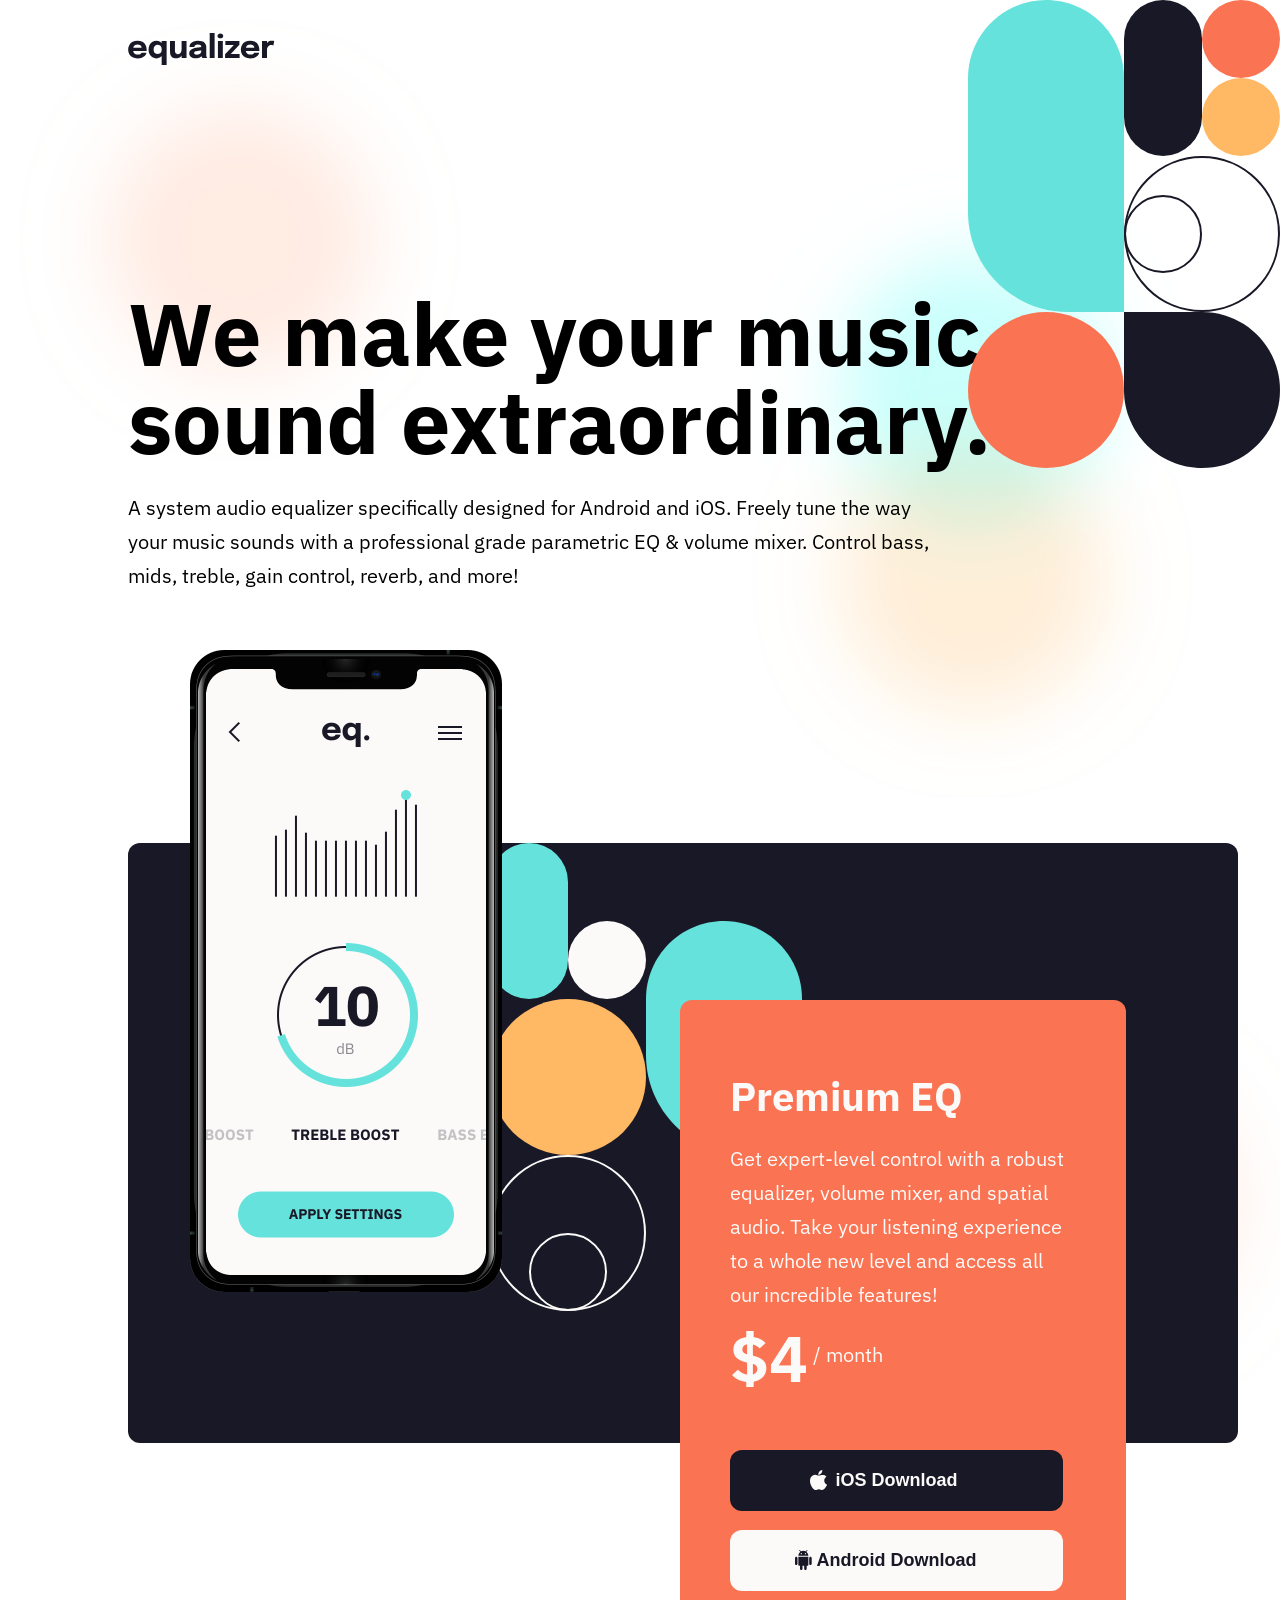
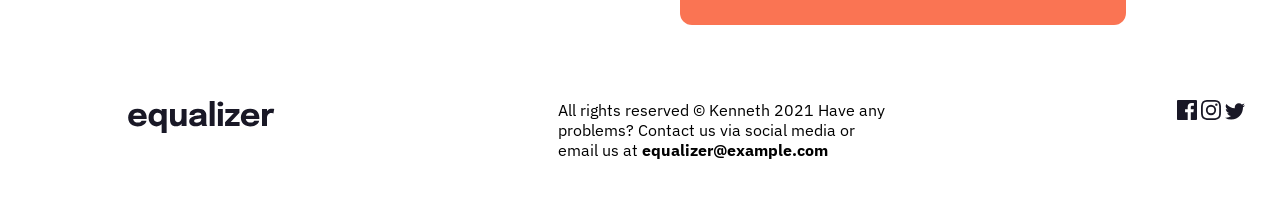
<file: index.html>
<!DOCTYPE html>
<html lang="en">

<head>
  <meta charset="UTF-8">
  <meta name="viewport" content="width=device-width, initial-scale=1.0">

  <link rel="icon" type="image/png" sizes="32x32" href="./assets/favicon-32x32.png">

  <title>Frontend Mentor | Equalizer landing page</title>
  <link rel="stylesheet" type="text/css" href="styles.css">
  <link rel="preconnect" href="https://fonts.googleapis.com">
  <link rel="preconnect" href="https://fonts.gstatic.com" crossorigin>
  <link
    href="https://fonts.googleapis.com/css2?family=IBM+Plex+Sans:ital,wght@0,100;0,200;0,300;0,700;1,100;1,200&display=swap"
    rel="stylesheet">
</head>

<body>
  <header>
    <img class="logo" src="assets/logo.svg" alt="logo">
    <img class="deco" src="assets/bg-pattern-1.svg" alt="background1">
  </header>
  <h1>We make your music sound extraordinary.</h1>
  <p class="description">A system audio equalizer specifically designed for Android and iOS. Freely tune the
    way your music sounds with a professional grade parametric EQ & volume mixer. Control
    bass, mids, treble, gain control, reverb, and more!</p>

  <div class="container">
    <img class="pattern" src="assets/bg-pattern-2.svg" alt="pattern">
    <img class="phone" src="assets/illustration-app.png" alt="phone">
    <div class="content">
      <h2>Premium EQ</h2>
      <p class="content-description">Get expert-level control with a robust equalizer, volume mixer, and spatial audio.
        Take
        your listening experience to a whole new level and access all our incredible features!</p>
      <p class="content-price"><span class="big-price">$4</span> / month</p>
      <button class="ios-button" type="button"><img class="apple-icon" src="assets/icon-apple.svg" alt="apple">iOS
        Download</button>
      <button class="android-button" type="button"><img class="android-icon" src="assets/icon-android.svg"
          alt="apple">Android
        Download</button>
    </div>
  </div>

  <footer>
    <div class="footer">
      <div class="logo-footer">
        <img src="assets/logo.svg" alt="logo">
      </div>
      <div class="footer-content">
        <p>All rights reserved © Kenneth 2021
          Have any problems? Contact us via social media or email us at <span style="font-weight: bold;" >equalizer@example.com</span></p>
      </div>
      <div class="icons">
        <img class="facebook-icon" src="assets/icon-facebook.svg" alt="facebook">
        <img class="facebook-icon" src="assets/icon-instagram.svg" alt="instagram">
        <img class="facebook-icon" src="assets/icon-twitter.svg" alt="twitter">
      </div>
    </div>
  </footer>

</body>

</html>
</file>
<file: styles.css>
* {
    box-sizing: border-box;
    margin: 0;
    padding: 0;
}

body {
    background-image: url(assets/bg-main-desktop.png);
    background-repeat: no-repeat;
    background-size: cover;
    margin: 0 0 0 10%;
    font-family: 'IBM Plex Sans', sans-serif;
}

.deco {
    position: absolute;
    right: 0px;
}

.logo {
    margin-top: 2em;
}

h1 {
    font-size: 5.5rem;
    width: 11.5em;
    margin: 2.5em 0 .3em 0;
    line-height: 88px;
}

.description {
    width: 825px;
    font-size: 20px;
    line-height: 34px;
}

.container {
    background-color: #191826;
    height: 600px;
    width: 1110px;
    border-radius: 12px;
    margin-top: 250px;
}

.phone {
    position: absolute;
    width: 312px;
    height: 642px;
    top: 650px;
    left: 190px;
}

.pattern {
    position: absolute;
    left: 490px;
}

.content {
    position: absolute;
    background-color: #FA7453;
    height: 625px;
    width: 446px;
    top: 1000px;
    left: 680px;
    border-radius: 12px;
    padding: 20px 50px 20px 50px;
}

h2 {
    font-size: 40px;
    color: #FCFAF9;
    margin: 50px 0 20px 0;
}

.content-description,
.content-price {
    font-size: 20px;
    color: #FCFAF9;
    line-height: 34px;
}

.big-price {
    position: relative;
    color: #FCFAF9;
    font-size: 65px;
    font-weight: bold;
    line-height: 52px;
    top: 20px;
}

.ios-button {
    position: absolute;
    background-color: #191826;
    color: #FCFAF9;
    width: 333px;
    height: 61px;
    border-radius: 12px;
    border-style: none;
    top: 450px;
    font-size: 18px;
    font-weight: bold;
}

.apple-icon {
    position: absolute;
    left: 80px;
}

.android-button {
    position: absolute;
    background-color: #FCFAF9;
    color: #191826;
    width: 333px;
    height: 61px;
    border-radius: 12px;
    border-style: none;
    top: 530px;
    font-size: 18px;
    font-weight: bold;
}

.android-icon {
    position: absolute;
    left: 65px;
}

.footer {
    position: absolute;
    top: 1700px;
    display: flex;
    justify-content: space-between;
    height: 100px;
}

.footer-content {
    flex-basis: 30%;
}

@media only screen and (max-width:700px) {
    body{
        margin: 0px;
    }

    .logo{
        margin-left: 5%;
    }

    .deco {
        display: none;
    }

    h1{
        margin-left: 5%;
        font-size: 2rem;
        width: 7em;
        line-height: 48px;
    }

    .description{
        margin-left: 5%;
        font-size: 1rem;
        width: 19em;
        line-height: 26px;
    }

    .container{
        width: 100%;
    }

    .phone{
        width: 208.97px;
        height: 430px;
        left: 60px;
        top: 600px;
    }

    .pattern{
        width: 280px;
        left: 30px;
    }

    .content{
        width: 100%;
        left: 0em;
    }

    .ios-button, .android-button{
        width: 296px;
        left: 20px;
    }

    .apple-icon{
        left: 65px;
    }

    .android-icon{
        left: 50px;
    }

    .footer{
        margin-left: 5%;
        flex-direction: column;
        width: 327px;
    }

    .footer div{
        margin-bottom: 20px;
    }
}
</file>
